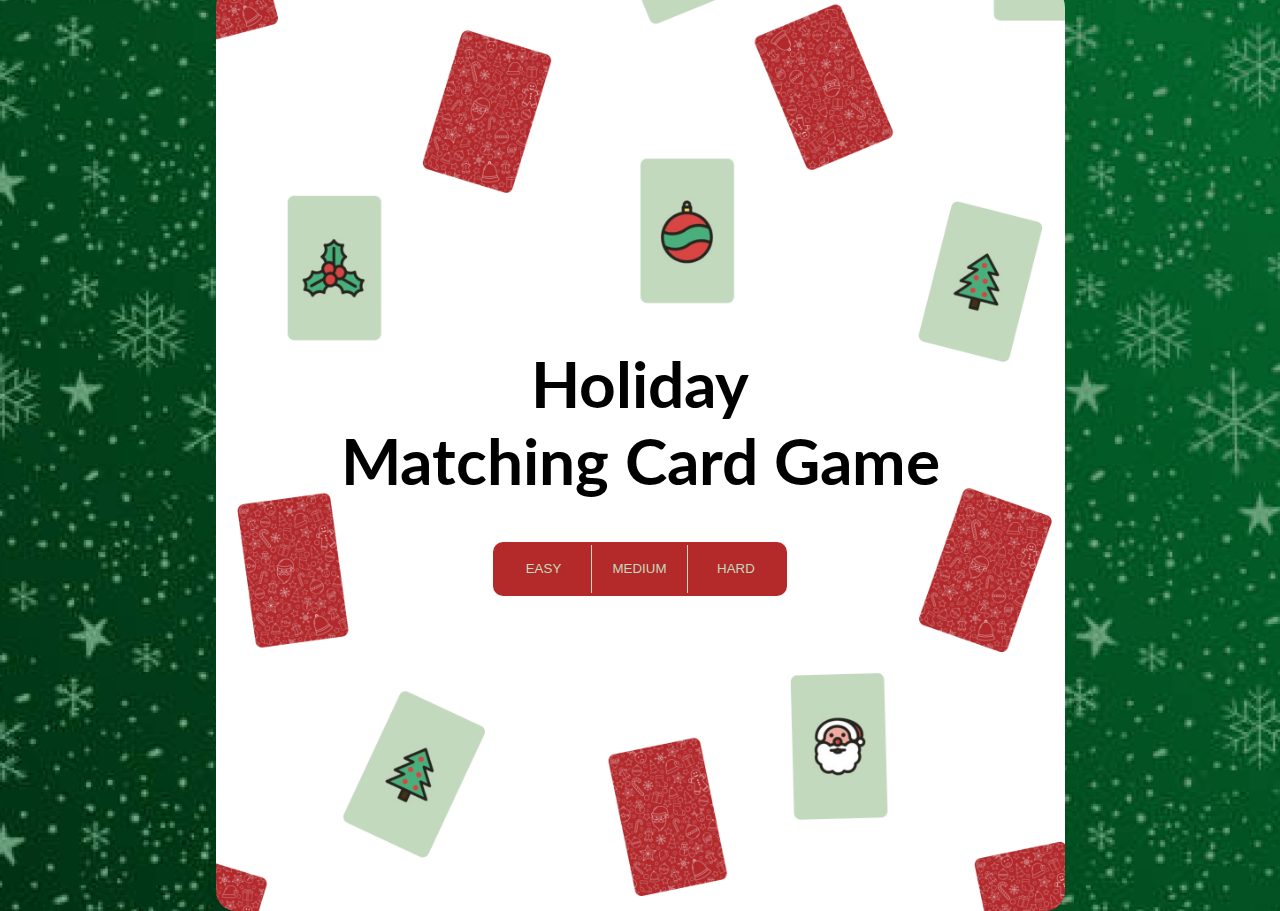
<file: index.html>
<!DOCTYPE html>
<html lang="en">

<head>
    <meta charset="UTF-8">
    <meta name="viewport" content="width=device-width, initial-scale=1.0">
    <link rel="stylesheet" href="./style.css">
    <link rel="preconnect" href="https://fonts.googleapis.com">
    <link rel="preconnect" href="https://fonts.gstatic.com" crossorigin>
    <link
        href="https://fonts.googleapis.com/css2?family=Host+Grotesk:ital,wght@0,300..800;1,300..800&family=Inter:ital,opsz,wght@0,14..32,100..900;1,14..32,100..900&family=Lato:ital,wght@0,100;0,300;0,400;0,700;0,900;1,100;1,300;1,400;1,700;1,900&family=Roboto:ital,wght@0,100;0,300;0,400;0,500;0,700;0,900;1,100;1,300;1,400;1,500;1,700;1,900&display=swap"
        rel="stylesheet">
    <title>Holiday Matching Card Game</title>
</head>

<body>
    <div class="container">
        <div class="starter-container">
            <h1>Holiday<br> Matching Card Game</h1>
            <div class="buttons">
                <a href="./game.html"><button  class="easy-button"> EASY</button></a>
                <a href="./game.html"><button  class="medium-button"> MEDIUM</button></a>
                <a href="./game.html"><button > HARD</button></a>
            </div>
        </div>
    </div>
</body>

</html>
</file>
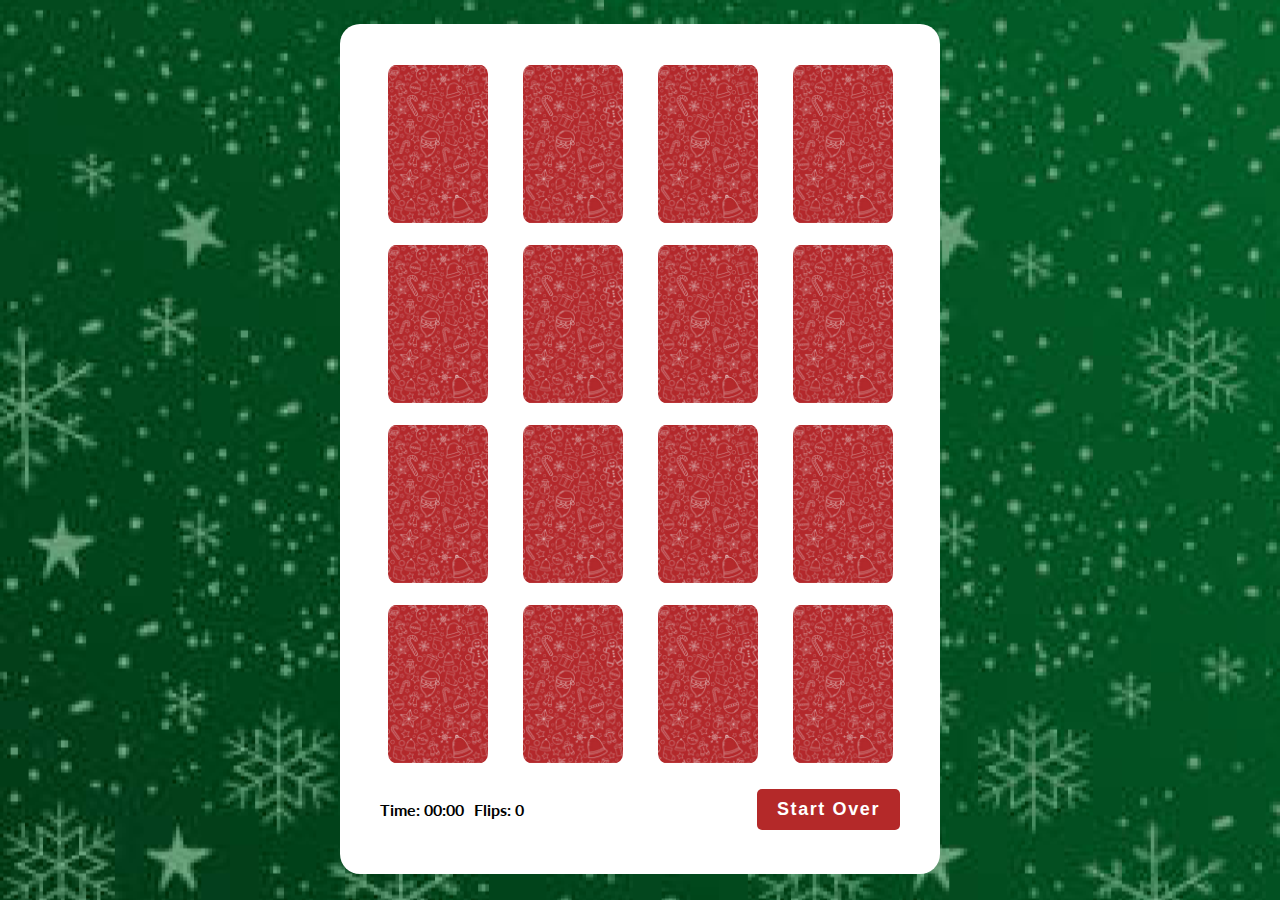
<file: game.html>
<!DOCTYPE html>
<html lang="en">

<head>
    <meta charset="UTF-8">
    <meta name="viewport" content="width=device-width, initial-scale=1.0">
    <link rel="stylesheet" href="./game.css">
    <link rel="preconnect" href="https://fonts.googleapis.com">
    <link rel="preconnect" href="https://fonts.gstatic.com" crossorigin>
    <link
        href="https://fonts.googleapis.com/css2?family=Host+Grotesk:ital,wght@0,300..800;1,300..800&family=Inter:ital,opsz,wght@0,14..32,100..900;1,14..32,100..900&family=Lato:ital,wght@0,100;0,300;0,400;0,700;0,900;1,100;1,300;1,400;1,700;1,900&family=Roboto:ital,wght@0,100;0,300;0,400;0,500;0,700;0,900;1,100;1,300;1,400;1,500;1,700;1,900&display=swap"
        rel="stylesheet">
    <title>Holiday Matching Card Game</title>
</head>

<body>
    <div class="container">
        <div class="game-container">
            <div class="grid" id="grid">
                <div class="card">
                    <div class="card-inner" id="1">
                        <div class="card-front">
                            <img src="./assets/card-bg.png">
                        </div>
                        <div class="card-back">
                            <!-- Populated through JS -->
                        </div>
                    </div>
                </div>
                <div class="card">
                    <div class="card-inner" id="2">
                        <div class="card-front">
                            <img src="./assets/card-bg.png">
                        </div>
                        <div class="card-back">
                            <!-- Populated through JS -->
                        </div>
                    </div>
                </div>
                <div class="card">
                    <div class="card-inner" id="3">
                        <div class="card-front">
                            <img src="./assets/card-bg.png">
                        </div>
                        <div class="card-back">
                            <!-- Populated through JS -->
                        </div>
                    </div>
                </div>
                <div class="card">
                    <div class="card-inner" id="4">
                        <div class="card-front">
                            <img src="./assets/card-bg.png">
                        </div>
                        <div class="card-back">
                            <!-- Populated through JS -->
                        </div>
                    </div>
                </div>
                <div class="card">
                    <div class="card-inner" id="5">
                        <div class="card-front">
                            <img src="./assets/card-bg.png">
                        </div>
                        <div class="card-back">
                            <!-- Populated through JS -->
                        </div>
                    </div>
                </div>
                <div class="card">
                    <div class="card-inner" id="6">
                        <div class="card-front">
                            <img src="./assets/card-bg.png">
                        </div>
                        <div class="card-back">
                            <!-- Populated through JS -->
                        </div>
                    </div>
                </div>
                <div class="card">
                    <div class="card-inner" id="7">
                        <div class="card-front">
                            <img src="./assets/card-bg.png">
                        </div>
                        <div class="card-back">
                            <!-- Populated through JS -->
                        </div>
                    </div>
                </div>
                <div class="card">
                    <div class="card-inner" id="8">
                        <div class="card-front">
                            <img src="./assets/card-bg.png">
                        </div>
                        <div class="card-back">
                            <!-- Populated through JS -->
                        </div>
                    </div>
                </div>
                <div class="card">
                    <div class="card-inner" id="9">
                        <div class="card-front">
                            <img src="./assets/card-bg.png">
                        </div>
                        <div class="card-back">
                            <!-- Populated through JS -->
                        </div>
                    </div>
                </div>
                <div class="card">
                    <div class="card-inner" id="10">
                        <div class="card-front">
                            <img src="./assets/card-bg.png">
                        </div>
                        <div class="card-back">
                            <!-- Populated through JS -->
                        </div>
                    </div>
                </div>
                <div class="card">
                    <div class="card-inner" id="11">
                        <div class="card-front">
                            <img src="./assets/card-bg.png">
                        </div>
                        <div class="card-back">
                            <!-- Populated through JS -->
                        </div>
                    </div>
                </div>
                <div class="card">
                    <div class="card-inner" id="12">
                        <div class="card-front">
                            <img src="./assets/card-bg.png">
                        </div>
                        <div class="card-back">
                            <!-- Populated through JS -->
                        </div>
                    </div>
                </div>
                <div class="card">
                    <div class="card-inner" id="13">
                        <div class="card-front">
                            <img src="./assets/card-bg.png">
                        </div>
                        <div class="card-back">
                            <!-- Populated through JS -->
                        </div>
                    </div>
                </div>
                <div class="card">
                    <div class="card-inner" id="14">
                        <div class="card-front">
                            <img src="./assets/card-bg.png">
                        </div>
                        <div class="card-back">
                            <!-- Populated through JS -->
                        </div>
                    </div>
                </div>
                <div class="card">
                    <div class="card-inner" id="15">
                        <div class="card-front">
                            <img src="./assets/card-bg.png">
                        </div>
                        <div class="card-back">
                            <!-- Populated through JS -->
                        </div>
                    </div>
                </div>
                <div class="card">
                    <div class="card-inner" id="16">
                        <div class="card-front">
                            <img src="./assets/card-bg.png">
                        </div>
                        <div class="card-back">
                            <!-- Populated through JS -->
                        </div>
                    </div>
                </div>
            </div>
            <div class="status-bar">
                <div class="status-bar-left">
                    <p>Time: <span id="clock"></span></p>
                    <p>Flips: <span id="flip-count">0</input></p>
                </div>
                <div class="status-bar-right">
                    <button id="restart-game">Start Over</button>
                </div>
            </div>
        </div>
        <div class="summary-modal" id="summary-modal">
            <div class="modal-content">
                <h2>Congratulations! 🎉</h2>
                <p>You completed the game in:</p>
                <p class="stat-text">Time: <span id="final-time"></span></p>
                <p class="stat-text">Total Flips: <span id="final-flips"></span></p>
                <button id="play-again">Play Again</button>
            </div>
        </div>
    </div>

    <script src="./game.js"></script>
</body>


</html>
</file>
<file: style.css>
body {
    font-family: "Lato";
    object-fit: fit;
    background-image: url(./assets/game-bg.png);
    background-size: cover;
    background-position: center;
}

.container {
    display: flex;
    height: 98vh;
    width: 100%;
    justify-content: center;
    align-items: center;

}

.starter-container {
    background-image: url(./assets/desktop-starter-bg.png);
    background-color: white;
    background-size: contain;
    width: 100%;
    height: 50%;
    display: flex;
    flex-direction: column;
    justify-content: center;
    align-items: center;
    border-radius: 50px;
}

.starter-container>h1 {
    font-size: 30px;
    text-align: center;
}

.buttons {
    display: flex;
    border-radius: 10px;
    background-color: #B42929;
    padding: 3px;
}

button {
    width: 4rem;
    height: 2rem;
    border: none;
    background: none;
    color: #C3D9BE;
}

button:hover {
    cursor: pointer;
    background-color: #7d0808;
}

.easy-button,
.medium-button {
    border-right: 1px solid #C3D9BE;
}


@media screen and (min-width: 600px) {

    .container {
        display: flex;
        height: 98vh;
        justify-content: center;
        align-items: center;
    }

    .starter-container {
        background-repeat: no-repeat;
        background-position: center;
        width: 849px;
        height: 924px;
        border-radius: 20px;
    }

    .starter-container>h1 {
        font-size: 64px;
        text-align: center;
    }

    button {
        width: 6rem;
        height: 3rem;
    }
}
</file>
<file: game.css>
body {
  font-family: "Lato";
  object-fit: fit;
  background-image: url(./assets/game-bg.png);
  background-size: fill;
  background-position: center;
}

.container {
  display: flex;
  height: 98vh;
  justify-content: center;
  align-items: center;
}

.grid {
  display: grid;
  grid-template-columns: 1fr 1fr 1fr 1fr;
  grid-template-rows: 1fr 1fr 1fr 1fr;
  row-gap: 20px;
  column-gap: 20px;
  justify-items: center;
  align-items: center;
}

.game-container {
  display: flex;
  flex-direction: column;
  background-color: white;
  border-radius: 20px;
  box-sizing: border-box;
  padding: 40px;
  gap: 20px;
}

.card {
  /* background-color: #C3D9BE; */
  height: 100px;
  width: 60px;
  border-radius: 10px;
  display: flex;
  align-items: center;
  justify-content: center;

  background-color: transparent;
  perspective: 1000px;
  /* Remove this if you don't want the 3D effect */
}

.card img {
  width: 100%;
  height: 100%;
  object-fit: contain;
  /* Ensures the image fits nicely within the container */
  border-radius: 10px;
  /* Matches the border radius of the card */
}


/* This container is needed to position the front and back side */
.card-inner {
  position: relative;
  width: 100%;
  height: 100%;
  text-align: center;
  transition: transform 0.8s;
  transform-style: preserve-3d;
}

.flip {
  transform: rotateY(180deg);
}

/* Position the front and back side */
.card-front,
.card-back {
  position: absolute;
  width: 100%;
  height: 100%;
  -webkit-backface-visibility: hidden;
  /* Safari */
  backface-visibility: hidden;
}

/* Style the back side */
.card-back {
  transform: rotateY(180deg);
  background-color: #C3D9BE;
  border-radius: 10px;
  object-fit: contain;
}

.status-bar {
  display: flex;
  flex-direction: row;
  justify-content: space-between;
  align-items: center;
  box-sizing: border-box;
  height: 70px;
  width: 100%;
}

.status-bar-left {
  display: flex;
  gap: 10px;
}

.status-bar-left>* {
  font-weight: bold;
}

#restart-game {
  background-color: #B42929;
  font-weight: bold;
  font-size: large;
  letter-spacing: 0.1rem;
  color: white;
  border: none;
  padding: 10px 20px 10px 20px;
  border-radius: 5px;
}

.summary-modal {
    display: none;
    position: fixed;
    top: 0;
    left: 0;
    width: 100%;
    height: 100%;
    background-color: rgba(0, 0, 0, 0.5);
    justify-content: center;
    align-items: center;
    z-index: 1000;
}

.modal-content {
    background-color: white;
    padding: 2rem;
    border-radius: 10px;
    text-align: center;
    max-width: 400px;
}

.modal-content h2 {
    margin-bottom: 1rem;
    color: #333;
}

.stat-text {
    font-size: 1.2rem;
    margin: 0.5rem 0;
}

#play-again {
    margin-top: 1.5rem;
    padding: 0.5rem 1.5rem;
    font-size: 1.1rem;
    cursor: pointer;
    background-color: #4CAF50;
    color: white;
    border: none;
    border-radius: 5px;
}

#play-again:hover {
    background-color: #45a049;
}

@media screen and (min-width: 600px) {
  .game-container {
    display: flex;
    flex-direction: column;
    background-color: white;
    width: 600px;
    height: 850px;
    border-radius: 20px;
    box-sizing: border-box;
    padding: 40px;
    gap: 20px;
    /* justify-content: space-between; */
  }

  .card {
    /* background-color: #C3D9BE; */
    height: 160px;
    width: 100px;
    border-radius: 10px;
    display: flex;
    align-items: center;
    justify-content: center;
  
    background-color: transparent;
    perspective: 1000px;
    /* Remove this if you don't want the 3D effect */
  }
}
</file>
